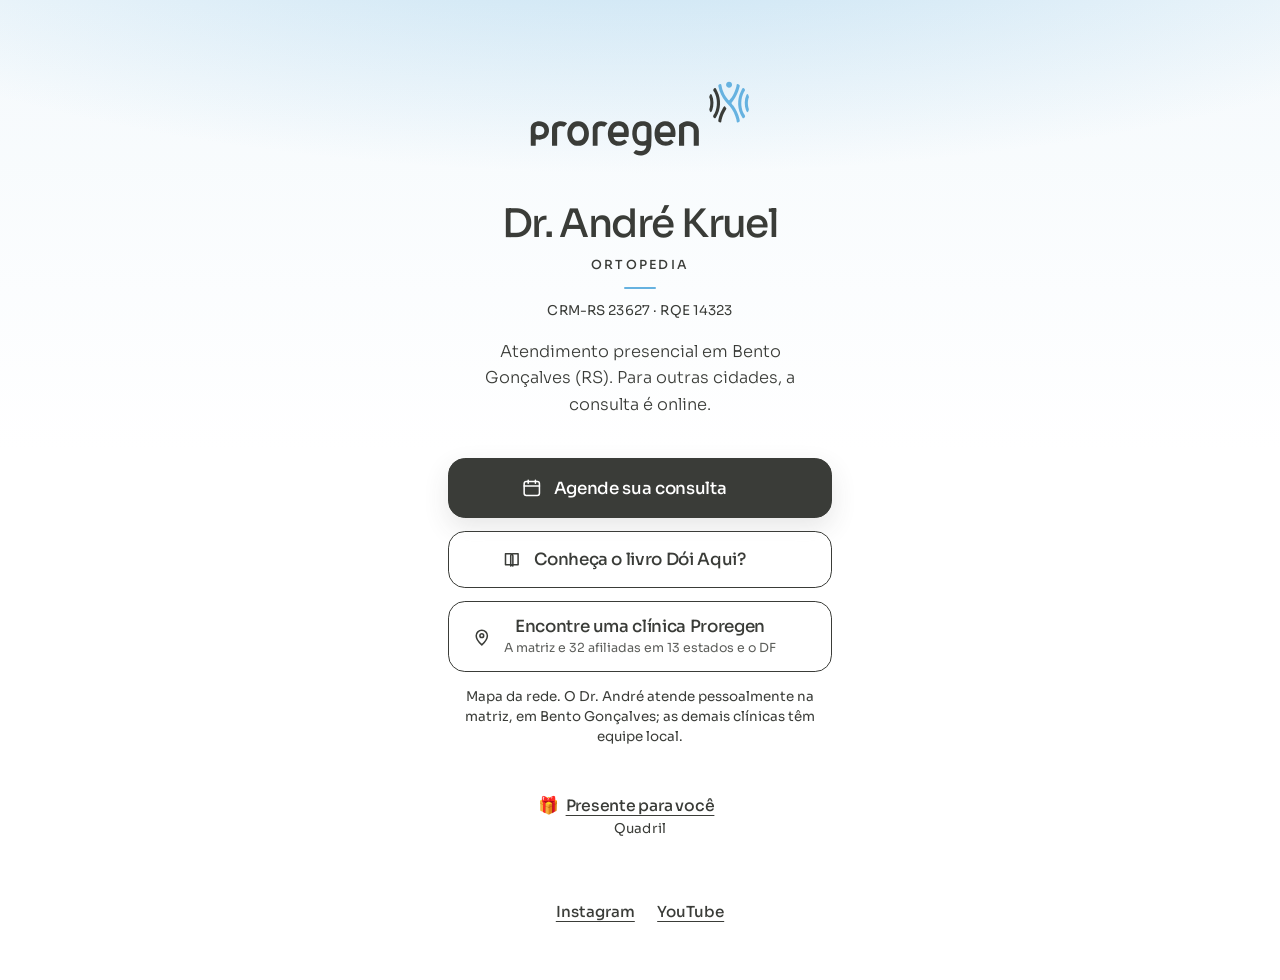
<file: index.html>
<!DOCTYPE html>
<html lang="pt-BR">
  <head>
    <meta charset="utf-8" />
    <meta name="viewport" content="width=device-width, initial-scale=1" />
    <title>Dr. André Kruel · Proregen</title>
    <meta
      name="description"
      content="Ortopedia com o Dr. André Kruel. Agende uma consulta, conheça o livro Dói Aqui? ou encontre uma clínica Proregen."
    />
    <meta name="theme-color" content="#F4F9FC" />
    <meta property="og:title" content="Dr. André Kruel · Proregen" />
    <meta
      property="og:description"
      content="Ortopedia. Três caminhos: consulta, o livro Dói Aqui? e clínicas Proregen."
    />
    <meta property="og:type" content="website" />
    <meta property="og:locale" content="pt_BR" />
    <link rel="icon" href="assets/symbol.svg" type="image/svg+xml" />
    <link rel="stylesheet" href="css/styles.css" />
  </head>
  <body>
    <main>
      <header class="intro">
        <img
          class="logo"
          src="assets/logo-horizontal.svg"
          width="220"
          height="77"
          alt="Proregen"
        />
        <h1>Dr. André Kruel</h1>
        <p class="role">Ortopedia</p>
        <p class="registry">CRM-RS 23627 · RQE 14323</p>
        <p class="lede">
          Atendimento presencial em Bento Gonçalves (RS). Para outras cidades, a
          consulta é online.
        </p>
      </header>

      <nav class="actions" aria-label="Principais">
        <a
          class="cta cta-primary"
          href="https://wa.me/5554996891295"
          target="_blank"
          rel="noopener noreferrer"
        >
          <svg class="icon" viewBox="0 0 24 24" aria-hidden="true">
            <rect x="3.5" y="5" width="17" height="15.5" rx="2.4" />
            <path d="M3.5 10h17M8 3.5V7M16 3.5V7" />
          </svg>
          <span>Agende sua consulta</span>
          <span class="sr-only">Abre o WhatsApp em uma nova aba.</span>
        </a>

        <a
          class="cta"
          href="https://www.editoragente.com.br/doi-aqui--7520/p"
          target="_blank"
          rel="noopener noreferrer"
        >
          <svg class="icon" viewBox="0 0 24 24" aria-hidden="true">
            <path d="M5 5.2h5.6A2.6 2.6 0 0 1 13.2 7.8V19a2.2 2.2 0 0 0-2.2-1.6H5z" />
            <path d="M19 5.2h-5.6A2.6 2.6 0 0 0 10.8 7.8V19a2.2 2.2 0 0 1 2.2-1.6H19z" />
          </svg>
          <span>Conheça o livro Dói Aqui?</span>
          <span class="sr-only">Abre o site da editora em uma nova aba.</span>
        </a>

        <a
          class="cta"
          href="https://proregen3d-eqfgf7qq.manus.space"
          target="_blank"
          rel="noopener noreferrer"
        >
          <svg class="icon" viewBox="0 0 24 24" aria-hidden="true">
            <path d="M12 21s6.2-5.4 6.2-10.1a6.2 6.2 0 1 0-12.4 0C5.8 15.6 12 21 12 21z" />
            <circle cx="12" cy="10.8" r="2.1" />
          </svg>
          <!-- CONTAGEM-CLINICAS:inicio -->
          <span>Encontre uma clínica Proregen<small class="cta-count">A matriz e 32 afiliadas em 13 estados e o DF</small></span>
          <!-- CONTAGEM-CLINICAS:fim -->
          <span class="sr-only">Abre o mapa da rede em uma nova aba.</span>
        </a>
        <p class="hint">
          Mapa da rede. O Dr. André atende pessoalmente na matriz, em
          Bento Gonçalves; as demais clínicas têm equipe local.
        </p>
      </nav>

      <!--
        PRESENTE — troque só o rótulo, o tema e o href.
        Mantenha o emoji 🎁 ao lado do rótulo e não altere as classes.
        Não há lista de outros materiais nesta página.
      -->
      <p class="gift-wrap">
        <a
          class="gift"
          id="quadril"
          href="https://kruelandre-jpg.github.io/proregen-lp-ebook-quadril/"
          target="_blank"
          rel="noopener noreferrer"
        >
          <span class="gift-label">
            <span class="gift-emoji" aria-hidden="true">🎁</span>
            <span class="gift-rotulo">Presente para você</span>
          </span>
          <span class="gift-tema">Quadril</span>
          <span class="sr-only">Abre em uma nova aba.</span>
        </a>
      </p>

      <footer class="footer">
        <nav class="social" aria-label="Redes">
          <a
            href="https://www.instagram.com/dr.andrekruel/"
            target="_blank"
            rel="noopener noreferrer"
          >
            Instagram
            <span class="sr-only">Abre em uma nova aba.</span>
          </a>
          <a
            href="https://www.youtube.com/channel/UC19XxhiJrYcz3rzI4o6zwag"
            target="_blank"
            rel="noopener noreferrer"
          >
            YouTube
            <span class="sr-only">Abre em uma nova aba.</span>
          </a>
        </nav>
      </footer>
    </main>
    <script src="js/main.js"></script>
  </body>
</html>
</file>
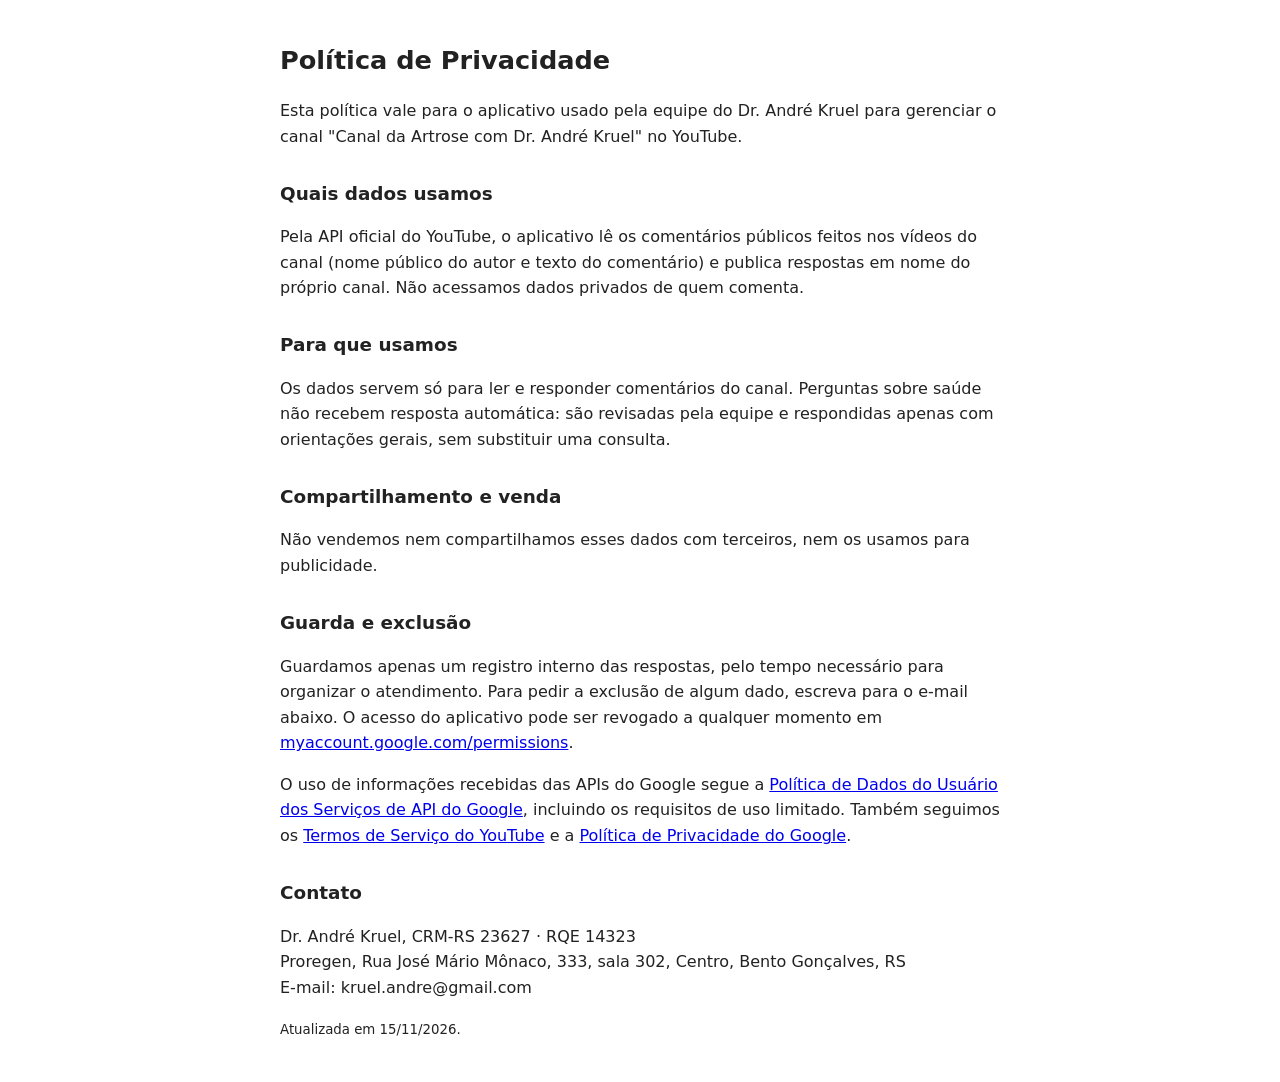
<file: privacidade.html>
<!doctype html>
<html lang="pt-BR"><head><meta charset="utf-8"><meta name="viewport" content="width=device-width,initial-scale=1">
<title>Política de Privacidade | Dr. André Kruel</title>
<style>body{font-family:system-ui,Arial,sans-serif;max-width:720px;margin:40px auto;padding:0 20px;line-height:1.6;color:#222}h1{font-size:1.6em}h2{font-size:1.15em;margin-top:1.6em}</style></head>
<body>
<h1>Política de Privacidade</h1>
<p>Esta política vale para o aplicativo usado pela equipe do Dr. André Kruel para gerenciar o canal "Canal da Artrose com Dr. André Kruel" no YouTube.</p>
<h2>Quais dados usamos</h2>
<p>Pela API oficial do YouTube, o aplicativo lê os comentários públicos feitos nos vídeos do canal (nome público do autor e texto do comentário) e publica respostas em nome do próprio canal. Não acessamos dados privados de quem comenta.</p>
<h2>Para que usamos</h2>
<p>Os dados servem só para ler e responder comentários do canal. Perguntas sobre saúde não recebem resposta automática: são revisadas pela equipe e respondidas apenas com orientações gerais, sem substituir uma consulta.</p>
<h2>Compartilhamento e venda</h2>
<p>Não vendemos nem compartilhamos esses dados com terceiros, nem os usamos para publicidade.</p>
<h2>Guarda e exclusão</h2>
<p>Guardamos apenas um registro interno das respostas, pelo tempo necessário para organizar o atendimento. Para pedir a exclusão de algum dado, escreva para o e-mail abaixo. O acesso do aplicativo pode ser revogado a qualquer momento em <a href="https://myaccount.google.com/permissions">myaccount.google.com/permissions</a>.</p>
<p>O uso de informações recebidas das APIs do Google segue a <a href="https://developers.google.com/terms/api-services-user-data-policy">Política de Dados do Usuário dos Serviços de API do Google</a>, incluindo os requisitos de uso limitado. Também seguimos os <a href="https://www.youtube.com/t/terms">Termos de Serviço do YouTube</a> e a <a href="https://policies.google.com/privacy">Política de Privacidade do Google</a>.</p>
<h2>Contato</h2>
<p>Dr. André Kruel, CRM-RS 23627 · RQE 14323<br>Proregen, Rua José Mário Mônaco, 333, sala 302, Centro, Bento Gonçalves, RS<br>E-mail: kruel.andre@gmail.com</p>
<p><small>Atualizada em 15/11/2026.</small></p>
</body></html>
</file>
<file: css/styles.css>
@font-face {
  font-family: "Sora";
  src: url("../assets/fonts/sora-latin.woff2") format("woff2");
  font-weight: 100 800;
  font-style: normal;
  font-display: swap;
}

:root {
  --blue: #66b2e0;
  --ink: #3a3c38;
  --white: #ffffff;
  --line: rgba(58, 60, 56, 0.14);
  --font: "Sora", "Segoe UI", sans-serif;
}

*,
*::before,
*::after {
  box-sizing: border-box;
}

html {
  scroll-behavior: smooth;
}

body {
  margin: 0;
  min-height: 100dvh;
  color: var(--ink);
  font-family: var(--font);
  font-weight: 400;
  font-size: 1.0625rem;
  line-height: 1.5;
  text-rendering: optimizeLegibility;
  background-color: var(--white);
  background-image:
    radial-gradient(120% 48% at 50% -12%, rgba(102, 178, 224, 0.38), rgba(102, 178, 224, 0) 62%),
    linear-gradient(180deg, #f4f9fc 0%, #ffffff 46%);
  background-repeat: no-repeat;
}

main {
  width: min(26.75rem, 100%);
  margin-inline: auto;
  padding: max(2.5rem, env(safe-area-inset-top))
    max(1.35rem, env(safe-area-inset-right))
    max(2.85rem, env(safe-area-inset-bottom))
    max(1.35rem, env(safe-area-inset-left));
}

.intro {
  text-align: center;
}

.logo {
  display: block;
  width: min(12.75rem, 76%);
  height: auto;
  margin: 0 auto 2.4rem;
}

h1 {
  margin: 0;
  font-size: clamp(1.95rem, 7.4vw, 2.45rem);
  font-weight: 500;
  letter-spacing: -0.04em;
  line-height: 1.12;
}

.role {
  margin: 0.7rem 0 0;
  font-size: 0.78rem;
  font-weight: 500;
  letter-spacing: 0.18em;
  line-height: 1.3;
  text-transform: uppercase;
}

.role::after {
  content: "";
  display: block;
  width: 2rem;
  height: 2px;
  margin: 0.85rem auto 0;
  border-radius: 999px;
  background: var(--blue);
}

.registry {
  margin: 0.85rem 0 0;
  font-size: 0.84rem;
  font-weight: 400;
  letter-spacing: 0.01em;
  line-height: 1.4;
}

.lede {
  max-width: 22rem;
  margin: 1.15rem auto 0;
  font-size: 1.02rem;
  font-weight: 300;
  line-height: 1.6;
}

.actions {
  display: flex;
  flex-direction: column;
  gap: 0.8rem;
  margin-top: 2.5rem;
}

.cta {
  display: grid;
  grid-template-columns: 1.35rem minmax(0, auto) 1.35rem;
  align-items: center;
  justify-content: center;
  column-gap: 0.7rem;
  width: 100%;
  min-height: 3.55rem;
  padding: 0.9rem 1.15rem;
  border: 1.5px solid var(--ink);
  border-radius: 1.05rem;
  background: rgba(255, 255, 255, 0.88);
  color: var(--ink);
  font: 500 1.05rem/1.25 var(--font);
  letter-spacing: -0.02em;
  text-align: center;
  text-decoration: none;
  cursor: pointer;
}

.cta > span:not(.sr-only) {
  grid-column: 2;
  min-width: 0;
}

.cta::after {
  content: "";
  grid-column: 3;
  width: 1.35rem;
  height: 1.35rem;
}

.cta-primary {
  min-height: 3.8rem;
  background: var(--ink);
  color: var(--white);
  box-shadow: 0 10px 26px rgba(58, 60, 56, 0.12);
}

.icon {
  grid-column: 1;
  width: 1.35rem;
  height: 1.35rem;
  fill: none;
  stroke: currentColor;
  stroke-width: 1.7;
  stroke-linecap: round;
  stroke-linejoin: round;
}

.cta:hover {
  background: rgba(102, 178, 224, 0.14);
}

.cta-primary:hover {
  background: #2e302d;
}

.hint,
.draft {
  margin: 0;
  color: var(--ink);
  font-size: 0.84rem;
  font-weight: 400;
  line-height: 1.5;
}

.hint {
  margin-top: 0.15rem;
  padding-inline: 0.45rem;
  text-align: center;
}

.gift-wrap {
  margin: 2.35rem 0 0;
  text-align: center;
}

.gift {
  display: inline-flex;
  flex-direction: column;
  align-items: center;
  gap: 0.2rem;
  min-height: 3rem;
  padding: 0.7rem 1.7rem;
  border-radius: 0.95rem;
  color: var(--ink);
  text-decoration: none;
}

.gift-label {
  position: relative;
  display: inline-flex;
  align-items: center;
  font-size: 0.98rem;
  font-weight: 500;
  letter-spacing: -0.015em;
  line-height: 1.3;
}

.gift-rotulo {
  text-decoration: underline;
  text-decoration-thickness: 1px;
  text-underline-offset: 0.28em;
}

.gift-emoji {
  position: absolute;
  right: calc(100% + 0.4rem);
  top: 50%;
  transform: translateY(-50%);
  font-size: 1.05rem;
  line-height: 1;
}

.gift-tema {
  font-size: 0.84rem;
  font-weight: 400;
  letter-spacing: 0.02em;
  line-height: 1.35;
}

.gift:target {
  background: rgba(102, 178, 224, 0.22);
  box-shadow: inset 3px 0 0 var(--ink);
}

.footer {
  display: flex;
  flex-direction: column;
  align-items: center;
  gap: 0.75rem;
  margin-top: 2.6rem;
  text-align: center;
}

.social {
  display: flex;
  flex-wrap: wrap;
  gap: 0.35rem 1.4rem;
  justify-content: center;
}

.social a {
  display: inline-flex;
  align-items: center;
  min-height: 2.75rem;
  color: var(--ink);
  font-size: 0.95rem;
  font-weight: 500;
  text-underline-offset: 0.28em;
}

.draft {
  letter-spacing: 0.01em;
}

.sr-only {
  position: absolute;
  width: 1px;
  height: 1px;
  padding: 0;
  margin: -1px;
  overflow: hidden;
  clip: rect(0, 0, 0, 0);
  white-space: nowrap;
  border: 0;
}

:focus {
  outline: none;
}

:focus-visible {
  outline: 3px solid var(--ink);
  outline-offset: 3px;
}

.cta-primary:focus-visible {
  outline-color: var(--white);
  outline-offset: 4px;
  box-shadow: 0 0 0 3px var(--ink);
}

::selection {
  background: var(--blue);
  color: var(--ink);
}

@media (min-width: 800px) {
  main {
    padding-top: 9vh;
  }

  .logo {
    width: 13.75rem;
    margin-bottom: 2.75rem;
  }
}

@media (prefers-reduced-motion: reduce) {
  html {
    scroll-behavior: auto;
  }
}


.cta span:not(.sr-only) {
  display: flex;
  flex-direction: column;
  align-items: center;
  gap: 0.15rem;
}

.cta-count {
  font-size: 0.78rem;
  font-weight: 400;
  letter-spacing: 0;
  line-height: 1.35;
  opacity: 0.82;
}

/* Diretório de clínicas */
.page-clinicas main {
  width: min(44rem, 100%);
}

.logo-link {
  display: inline-block;
  text-decoration: none;
}

.lede-data {
  margin-top: 0.55rem;
  font-size: 0.9rem;
}

.mapa-wrap {
  margin-top: 2.1rem;
}

#mapa {
  width: 100%;
  height: min(22rem, 58vw);
  min-height: 16rem;
  border-radius: 1.05rem;
  border: 1.5px solid var(--line);
  overflow: hidden;
  background: #e8f2f8;
}

.mapa-nota,
.back,
.clinic-obs,
.clinic-local {
  margin: 0.55rem 0 0;
  font-size: 0.84rem;
  line-height: 1.5;
  text-align: center;
  color: var(--ink);
}

.lista-clinicas {
  margin-top: 2.1rem;
  display: flex;
  flex-direction: column;
  gap: 1.6rem;
}

.bloco-matriz h2,
.bloco-uf h2 {
  margin: 0 0 0.7rem;
  font-size: 0.78rem;
  font-weight: 500;
  letter-spacing: 0.16em;
  text-transform: uppercase;
}

.bloco-uf h2 span {
  letter-spacing: 0.08em;
  font-weight: 400;
  opacity: 0.7;
}

.clinic-card {
  margin-bottom: 0.7rem;
  padding: 1rem 1.1rem 1.05rem;
  border: 1.5px solid var(--line);
  border-radius: 1.05rem;
  background: rgba(255, 255, 255, 0.88);
}

.matriz-card {
  border-color: var(--ink);
  box-shadow: 0 10px 26px rgba(58, 60, 56, 0.08);
}

.clinic-head {
  display: flex;
  flex-wrap: wrap;
  align-items: baseline;
  gap: 0.45rem 0.7rem;
}

.clinic-head h3 {
  margin: 0;
  flex: 1 1 12rem;
  font-size: 1.08rem;
  font-weight: 500;
  letter-spacing: -0.02em;
  line-height: 1.3;
}

.badge {
  display: inline-flex;
  align-items: center;
  padding: 0.15rem 0.55rem;
  border-radius: 999px;
  background: var(--ink);
  color: var(--white);
  font-size: 0.68rem;
  font-weight: 500;
  letter-spacing: 0.14em;
  text-transform: uppercase;
}

.clinic-num {
  font-size: 0.78rem;
  font-weight: 400;
  opacity: 0.7;
}

.clinic-addr,
.clinic-links {
  margin: 0.45rem 0 0;
  font-size: 0.95rem;
  line-height: 1.5;
}

.clinic-links a,
.back a {
  color: var(--ink);
  font-weight: 500;
  text-underline-offset: 0.22em;
}

.clinic-obs,
.clinic-local,
.clinic-addr,
.clinic-links {
  text-align: left;
}

.back {
  margin-top: 2.2rem;
}

.pin {
  background: transparent;
  border: 0;
}

.pin span {
  display: block;
  width: 14px;
  height: 14px;
  margin: 4px auto 0;
  border-radius: 50%;
  border: 2px solid #fff;
  box-shadow: 0 0 0 1px rgba(58, 60, 56, 0.25);
}

.pin-matriz span {
  width: 16px;
  height: 16px;
}

@media (min-width: 800px) {
  .page-clinicas main {
    width: min(50rem, 100%);
  }

  #mapa {
    height: 24rem;
  }
}
</file>
